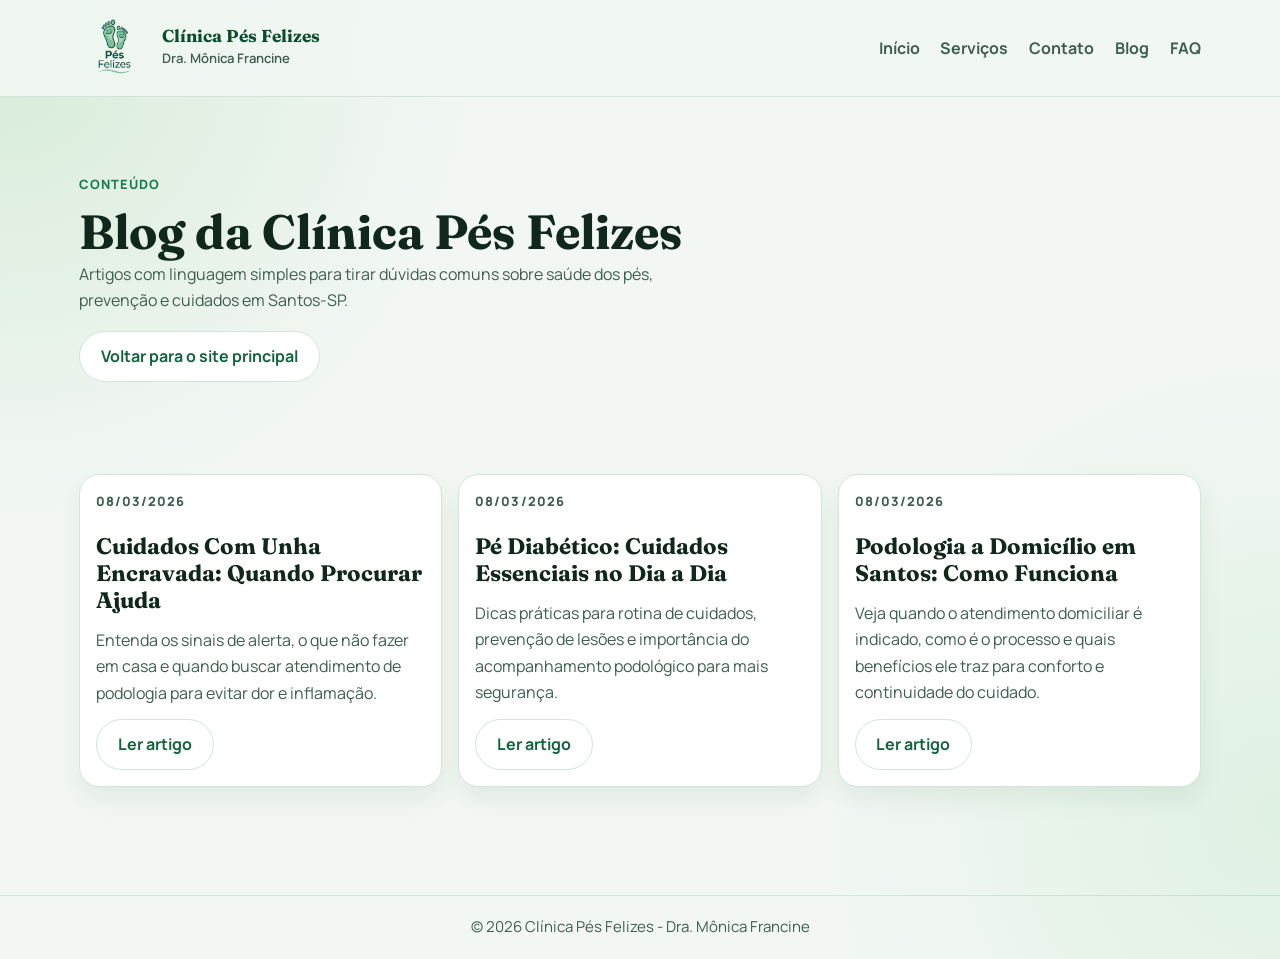
<file: blog/index.html>
<!DOCTYPE html>
<html lang="pt-BR">
<head>
  <meta charset="UTF-8" />
  <meta name="viewport" content="width=device-width, initial-scale=1.0" />
  <meta name="description" content="Conteúdos e dúvidas frequentes sobre podologia em Santos-SP pela Clínica Pés Felizes." />
  <meta name="robots" content="index,follow" />
  <link rel="canonical" href="https://www.pesfelizes.com.br/blog/" />
  <title>Blog | Clínica Pés Felizes</title>
  <link rel="preconnect" href="https://fonts.googleapis.com" />
  <link rel="preconnect" href="https://fonts.gstatic.com" crossorigin />
  <link href="https://fonts.googleapis.com/css2?family=Manrope:wght@400;500;600;700;800&family=Fraunces:opsz,wght@9..144,600;9..144,700&display=swap" rel="stylesheet" />
  <link rel="stylesheet" href="../css/style.css" />
</head>
<body>
  <header class="site-header">
    <div class="container nav-wrap">
      <a class="brand" href="../index.html" aria-label="Página inicial Pés Felizes">
        <img src="../images/logo2-transparent.png" alt="Logo Pés Felizes" class="logo" />
        <div>
          <strong class="brand-text">Clínica Pés Felizes</strong>
          <span class="brand-sub">Dra. Mônica Francine</span>
        </div>
      </a>

      <nav class="main-nav" aria-label="Navegação principal">
        <ul class="nav-list">
          <li><a href="../index.html">Início</a></li>
          <li><a href="../index.html#servicos">Serviços</a></li>
          <li><a href="../index.html#contato">Contato</a></li>
          <li><a href="../blog/index.html" aria-current="page">Blog</a></li>
          <li><a href="../faq.html">FAQ</a></li>
        </ul>
      </nav>
    </div>
  </header>

  <main>
    <section class="section page-hero">
      <div class="container">
        <p class="section-kicker">Conteúdo</p>
        <h1>Blog da Clínica Pés Felizes</h1>
        <p class="section-intro">
          Artigos com linguagem simples para tirar dúvidas comuns sobre saúde dos pés, prevenção e cuidados em Santos-SP.
        </p>
        <div class="faq-cta">
          <a class="btn btn-ghost" href="../index.html">Voltar para o site principal</a>
        </div>
      </div>
    </section>

    <section class="section faq-section">
      <div class="container">
        <div class="blog-list">
          <article class="blog-card">
            <p class="section-kicker">08/03/2026</p>
            <h2>Cuidados Com Unha Encravada: Quando Procurar Ajuda</h2>
            <p>
              Entenda os sinais de alerta, o que não fazer em casa e quando buscar atendimento de podologia para evitar dor e inflamação.
            </p>
            <a class="btn btn-ghost" href="posts/2026-03-08-cuidados-com-unha-encravada.html">Ler artigo</a>
          </article>

          <article class="blog-card">
            <p class="section-kicker">08/03/2026</p>
            <h2>Pé Diabético: Cuidados Essenciais no Dia a Dia</h2>
            <p>
              Dicas práticas para rotina de cuidados, prevenção de lesões e importância do acompanhamento podológico para mais segurança.
            </p>
            <a class="btn btn-ghost" href="posts/2026-03-08-pe-diabetico-cuidados-essenciais.html">Ler artigo</a>
          </article>

          <article class="blog-card">
            <p class="section-kicker">08/03/2026</p>
            <h2>Podologia a Domicílio em Santos: Como Funciona</h2>
            <p>
              Veja quando o atendimento domiciliar é indicado, como é o processo e quais benefícios ele traz para conforto e continuidade do cuidado.
            </p>
            <a class="btn btn-ghost" href="posts/2026-03-08-podologia-domiciliar-santos.html">Ler artigo</a>
          </article>
        </div>
      </div>
    </section>
  </main>

  <footer class="site-footer">
    <div class="container footer-wrap">
      <p>© <span id="year">2026</span> Clínica Pés Felizes - Dra. Mônica Francine</p>
    </div>
  </footer>

  <script>
    document.getElementById('year').textContent = new Date().getFullYear();
  </script>
</body>
</html>
</file>
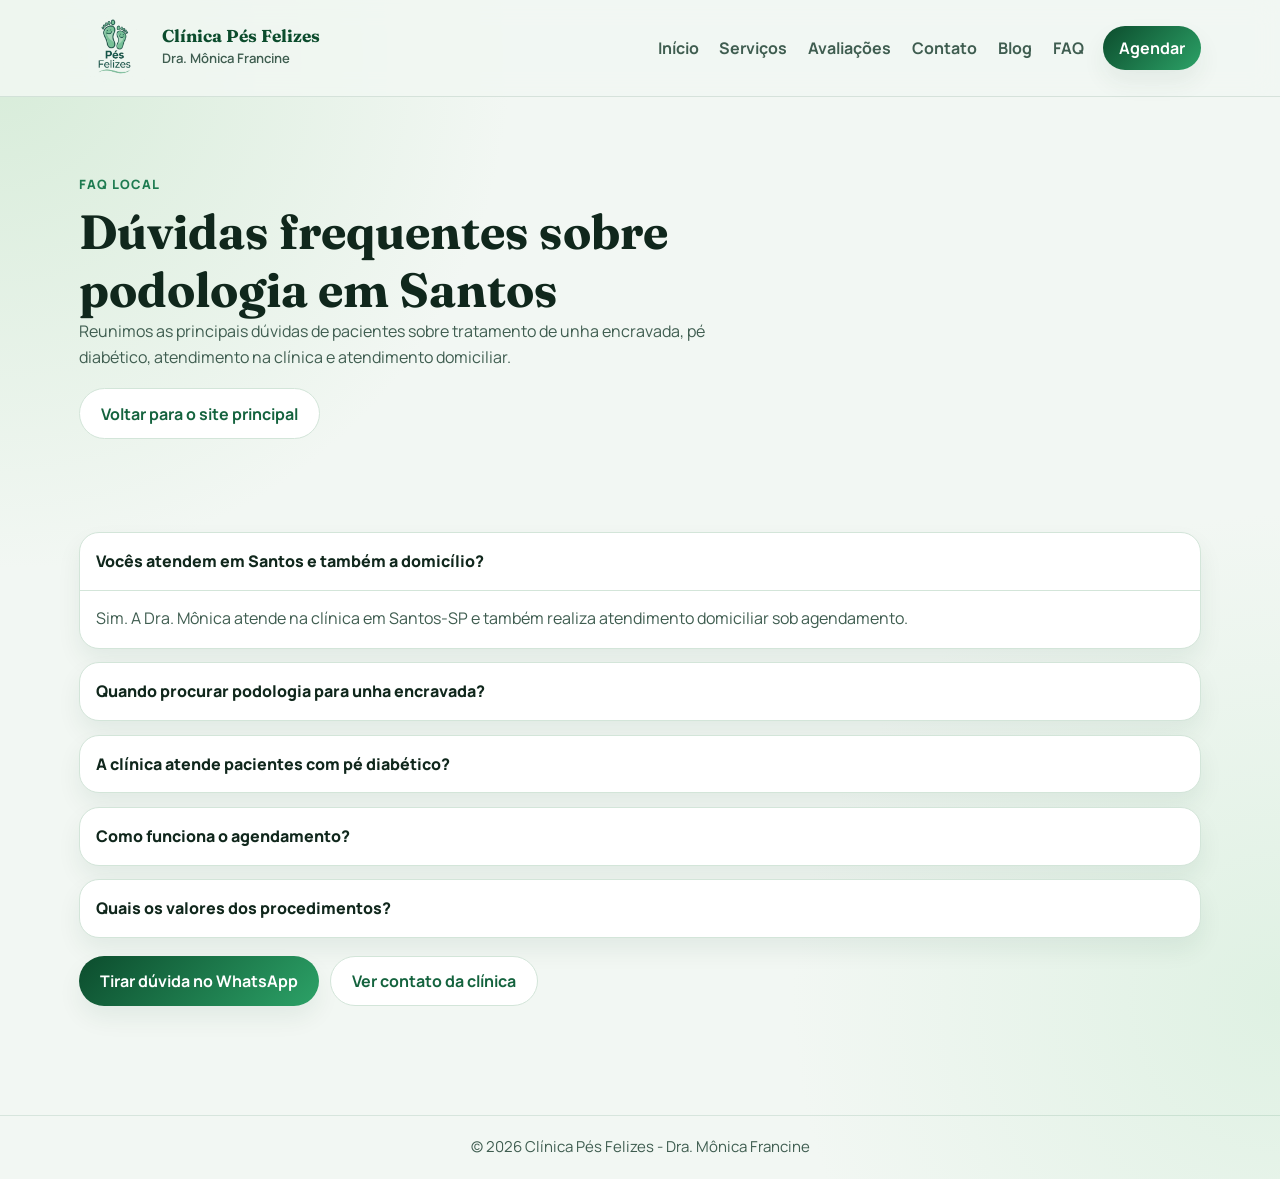
<file: faq.html>
<!DOCTYPE html>
<html lang="pt-BR">
<head>
  <meta charset="UTF-8" />
  <meta name="viewport" content="width=device-width, initial-scale=1.0" />
  <meta name="description" content="FAQ da Clínica Pés Felizes: dúvidas comuns sobre podologia em Santos, pé diabético, unha encravada, atendimento domiciliar e agendamento." />
  <meta name="robots" content="index,follow" />
  <link rel="canonical" href="https://www.pesfelizes.com.br/faq.html" />
  <title>FAQ | Clínica Pés Felizes</title>
  <link rel="preconnect" href="https://fonts.googleapis.com" />
  <link rel="preconnect" href="https://fonts.gstatic.com" crossorigin />
  <link href="https://fonts.googleapis.com/css2?family=Manrope:wght@400;500;600;700;800&family=Fraunces:opsz,wght@9..144,600;9..144,700&display=swap" rel="stylesheet" />
  <link rel="stylesheet" href="css/style.css" />
  <script type="application/ld+json">
    {
      "@context": "https://schema.org",
      "@type": "FAQPage",
      "mainEntity": [
        {
          "@type": "Question",
          "name": "Vocês atendem em Santos e também a domicílio?",
          "acceptedAnswer": {
            "@type": "Answer",
            "text": "Sim. A Dra. Mônica atende na clínica em Santos-SP e também realiza atendimento domiciliar sob agendamento."
          }
        },
        {
          "@type": "Question",
          "name": "Quando procurar podologia para unha encravada?",
          "acceptedAnswer": {
            "@type": "Answer",
            "text": "Ao sentir dor, vermelhidão, inflamação ou desconforto na unha. O ideal é buscar avaliação precoce para evitar agravamento."
          }
        },
        {
          "@type": "Question",
          "name": "A clínica atende pacientes com pé diabético?",
          "acceptedAnswer": {
            "@type": "Answer",
            "text": "Sim. A profissional é especializada em pé diabético e realiza acompanhamento preventivo e clínico conforme cada caso."
          }
        },
        {
          "@type": "Question",
          "name": "Como funciona o agendamento?",
          "acceptedAnswer": {
            "@type": "Answer",
            "text": "O agendamento é feito pelo WhatsApp. Após o contato, a clínica orienta horários, local do atendimento e protocolo indicado para avaliação inicial."
          }
        },
        {
          "@type": "Question",
          "name": "Quais os valores dos procedimentos?",
          "acceptedAnswer": {
            "@type": "Answer",
            "text": "Os valores são informados sob consulta, de acordo com a necessidade clínica e o protocolo mais adequado para cada paciente."
          }
        }
      ]
    }
  </script>
</head>
<body>
  <header class="site-header">
    <div class="container nav-wrap">
      <a class="brand" href="index.html" aria-label="Página inicial Pés Felizes">
        <img src="images/logo2-transparent.png" alt="Logo Pés Felizes" class="logo" />
        <div>
          <strong class="brand-text">Clínica Pés Felizes</strong>
          <span class="brand-sub">Dra. Mônica Francine</span>
        </div>
      </a>

      <button class="menu-toggle" type="button" aria-label="Abrir menu" aria-expanded="false" aria-controls="main-nav">
        <span></span><span></span><span></span>
      </button>

      <nav id="main-nav" class="main-nav" aria-label="Navegação principal">
        <ul class="nav-list">
          <li><a href="index.html">Início</a></li>
          <li><a href="index.html#servicos">Serviços</a></li>
          <li><a href="index.html#avaliacoes">Avaliações</a></li>
          <li><a href="index.html#contato">Contato</a></li>
          <li><a href="blog/index.html">Blog</a></li>
          <li><a href="faq.html" aria-current="page">FAQ</a></li>
        </ul>
        <a class="btn btn-primary btn-sm" href="https://wa.me/5513996887624?text=Ol%C3%A1%21%20Quero%20saber%20mais%20sobre%20os%20procedimentos%20da%20Cl%C3%ADnica%20P%C3%A9s%20Felizes%20e%20agendar%20uma%20avalia%C3%A7%C3%A3o." target="_blank" rel="noopener noreferrer" data-whatsapp-context="faq_header_agendar">Agendar</a>
      </nav>
    </div>
  </header>

  <main>
    <section class="section page-hero">
      <div class="container">
        <p class="section-kicker">FAQ Local</p>
        <h1>Dúvidas frequentes sobre podologia em Santos</h1>
        <p class="section-intro">
          Reunimos as principais dúvidas de pacientes sobre tratamento de unha encravada, pé diabético, atendimento na clínica e atendimento domiciliar.
        </p>
        <div class="faq-cta">
          <a class="btn btn-ghost" href="index.html">Voltar para o site principal</a>
        </div>
      </div>
    </section>

    <section class="section faq-section">
      <div class="container">
        <div class="faq-grid">
          <details class="faq-item" open>
            <summary>Vocês atendem em Santos e também a domicílio?</summary>
            <p>Sim. A Dra. Mônica atende na clínica em Santos-SP e também realiza atendimento domiciliar sob agendamento.</p>
          </details>

          <details class="faq-item">
            <summary>Quando procurar podologia para unha encravada?</summary>
            <p>Ao sentir dor, vermelhidão, inflamação ou desconforto na unha. O ideal é buscar avaliação precoce para evitar agravamento.</p>
          </details>

          <details class="faq-item">
            <summary>A clínica atende pacientes com pé diabético?</summary>
            <p>Sim. A profissional é especializada em pé diabético e realiza acompanhamento preventivo e clínico conforme cada caso.</p>
          </details>

          <details class="faq-item">
            <summary>Como funciona o agendamento?</summary>
            <p>O agendamento é feito pelo WhatsApp. Após o contato, a clínica orienta horários, local do atendimento e protocolo indicado para avaliação inicial.</p>
          </details>

          <details class="faq-item">
            <summary>Quais os valores dos procedimentos?</summary>
            <p>Os valores são informados sob consulta, de acordo com a necessidade clínica e o protocolo mais adequado para cada paciente.</p>
          </details>
        </div>

        <div class="faq-cta">
          <a class="btn btn-primary" href="https://wa.me/5513996887624?text=Ol%C3%A1%21%20Vi%20a%20p%C3%A1gina%20de%20FAQ%20e%20quero%20tirar%20uma%20d%C3%BAvida%20sobre%20atendimento%20de%20podologia." target="_blank" rel="noopener noreferrer" data-whatsapp-context="faq_cta">Tirar dúvida no WhatsApp</a>
          <a class="btn btn-ghost" href="index.html#contato">Ver contato da clínica</a>
        </div>
      </div>
    </section>
  </main>

  <footer class="site-footer">
    <div class="container footer-wrap">
      <p>© <span id="year">2026</span> Clínica Pés Felizes - Dra. Mônica Francine</p>
    </div>
  </footer>

  <script>
    const menuToggle = document.querySelector('.menu-toggle');
    const mainNav = document.getElementById('main-nav');

    if (menuToggle && mainNav) {
      menuToggle.addEventListener('click', () => {
        const isOpen = mainNav.classList.toggle('open');
        menuToggle.setAttribute('aria-expanded', String(isOpen));
      });
    }

    const trackWhatsAppClick = (context) => {
      if (typeof window.gtag === 'function') {
        window.gtag('event', 'whatsapp_click', {
          event_category: 'engagement',
          event_label: context,
          page_path: window.location.pathname
        });
      }

      window.dataLayer = window.dataLayer || [];
      window.dataLayer.push({
        event: 'whatsapp_click',
        whatsapp_context: context,
        page_path: window.location.pathname
      });
    };

    document.querySelectorAll('a[href*="wa.me/"]').forEach((link, index) => {
      link.addEventListener('click', () => {
        const context = link.dataset.whatsappContext || `faq_whatsapp_link_${index + 1}`;
        trackWhatsAppClick(context);
      });
    });

    document.getElementById('year').textContent = new Date().getFullYear();
  </script>
</body>
</html>
</file>
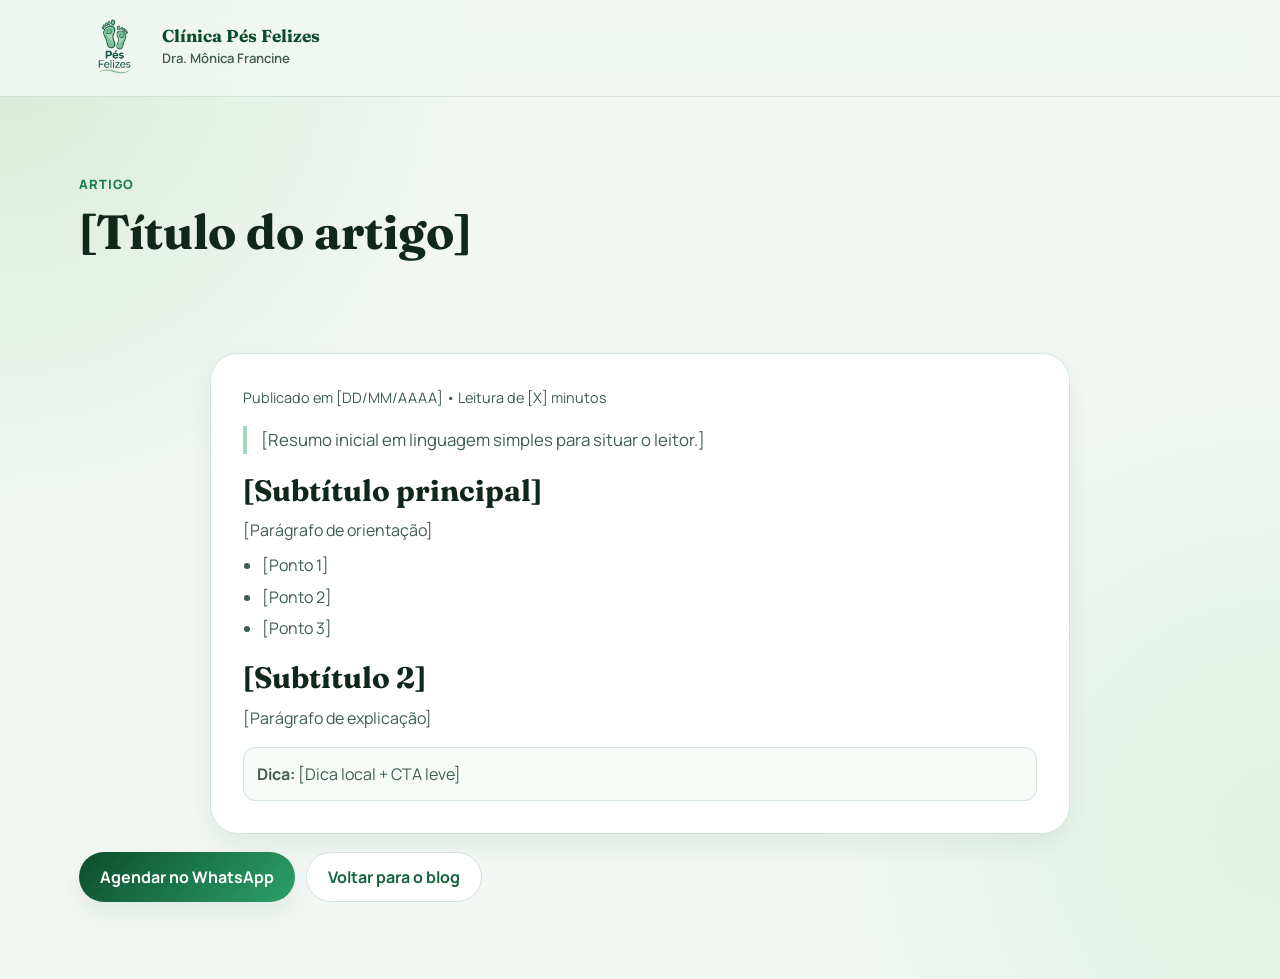
<file: blog/_templates/article-template.html>
<!DOCTYPE html>
<html lang="pt-BR">
<head>
  <meta charset="UTF-8" />
  <meta name="viewport" content="width=device-width, initial-scale=1.0" />
  <meta name="description" content="[Resumo curto do artigo + cidade/serviço]" />
  <meta name="robots" content="index,follow" />
  <link rel="canonical" href="https://www.pesfelizes.com.br/blog/posts/[slug].html" />
  <title>[Título do artigo] | Clínica Pés Felizes</title>
  <link rel="preconnect" href="https://fonts.googleapis.com" />
  <link rel="preconnect" href="https://fonts.gstatic.com" crossorigin />
  <link href="https://fonts.googleapis.com/css2?family=Manrope:wght@400;500;600;700;800&family=Fraunces:opsz,wght@9..144,600;9..144,700&display=swap" rel="stylesheet" />
  <link rel="stylesheet" href="../../css/style.css" />
</head>
<body>
  <header class="site-header">
    <div class="container nav-wrap">
      <a class="brand" href="../../index.html" aria-label="Página inicial Pés Felizes">
        <img src="../../images/logo2-transparent.png" alt="Logo Pés Felizes" class="logo" />
        <div>
          <strong class="brand-text">Clínica Pés Felizes</strong>
          <span class="brand-sub">Dra. Mônica Francine</span>
        </div>
      </a>
    </div>
  </header>

  <main>
    <section class="section page-hero">
      <div class="container">
        <p class="section-kicker">Artigo</p>
        <h1>[Título do artigo]</h1>
      </div>
    </section>

    <section class="section faq-section">
      <div class="container">
        <article class="article-shell">
          <p class="article-meta">Publicado em [DD/MM/AAAA] • Leitura de [X] minutos</p>
          <p class="article-lead">[Resumo inicial em linguagem simples para situar o leitor.]</p>

          <div class="article-content">
            <h2>[Subtítulo principal]</h2>
            <p>[Parágrafo de orientação]</p>
            <ul>
              <li>[Ponto 1]</li>
              <li>[Ponto 2]</li>
              <li>[Ponto 3]</li>
            </ul>

            <h2>[Subtítulo 2]</h2>
            <p>[Parágrafo de explicação]</p>

            <div class="article-note">
              <strong>Dica:</strong> [Dica local + CTA leve]
            </div>
          </div>
        </article>

        <div class="faq-cta">
          <a class="btn btn-primary" href="https://wa.me/5513996887624?text=Ol%C3%A1%21%20Li%20um%20artigo%20no%20site%20e%20quero%20agendar%20uma%20avalia%C3%A7%C3%A3o." target="_blank" rel="noopener noreferrer">Agendar no WhatsApp</a>
          <a class="btn btn-ghost" href="../index.html">Voltar para o blog</a>
        </div>
      </div>
    </section>
  </main>
</body>
</html>
</file>
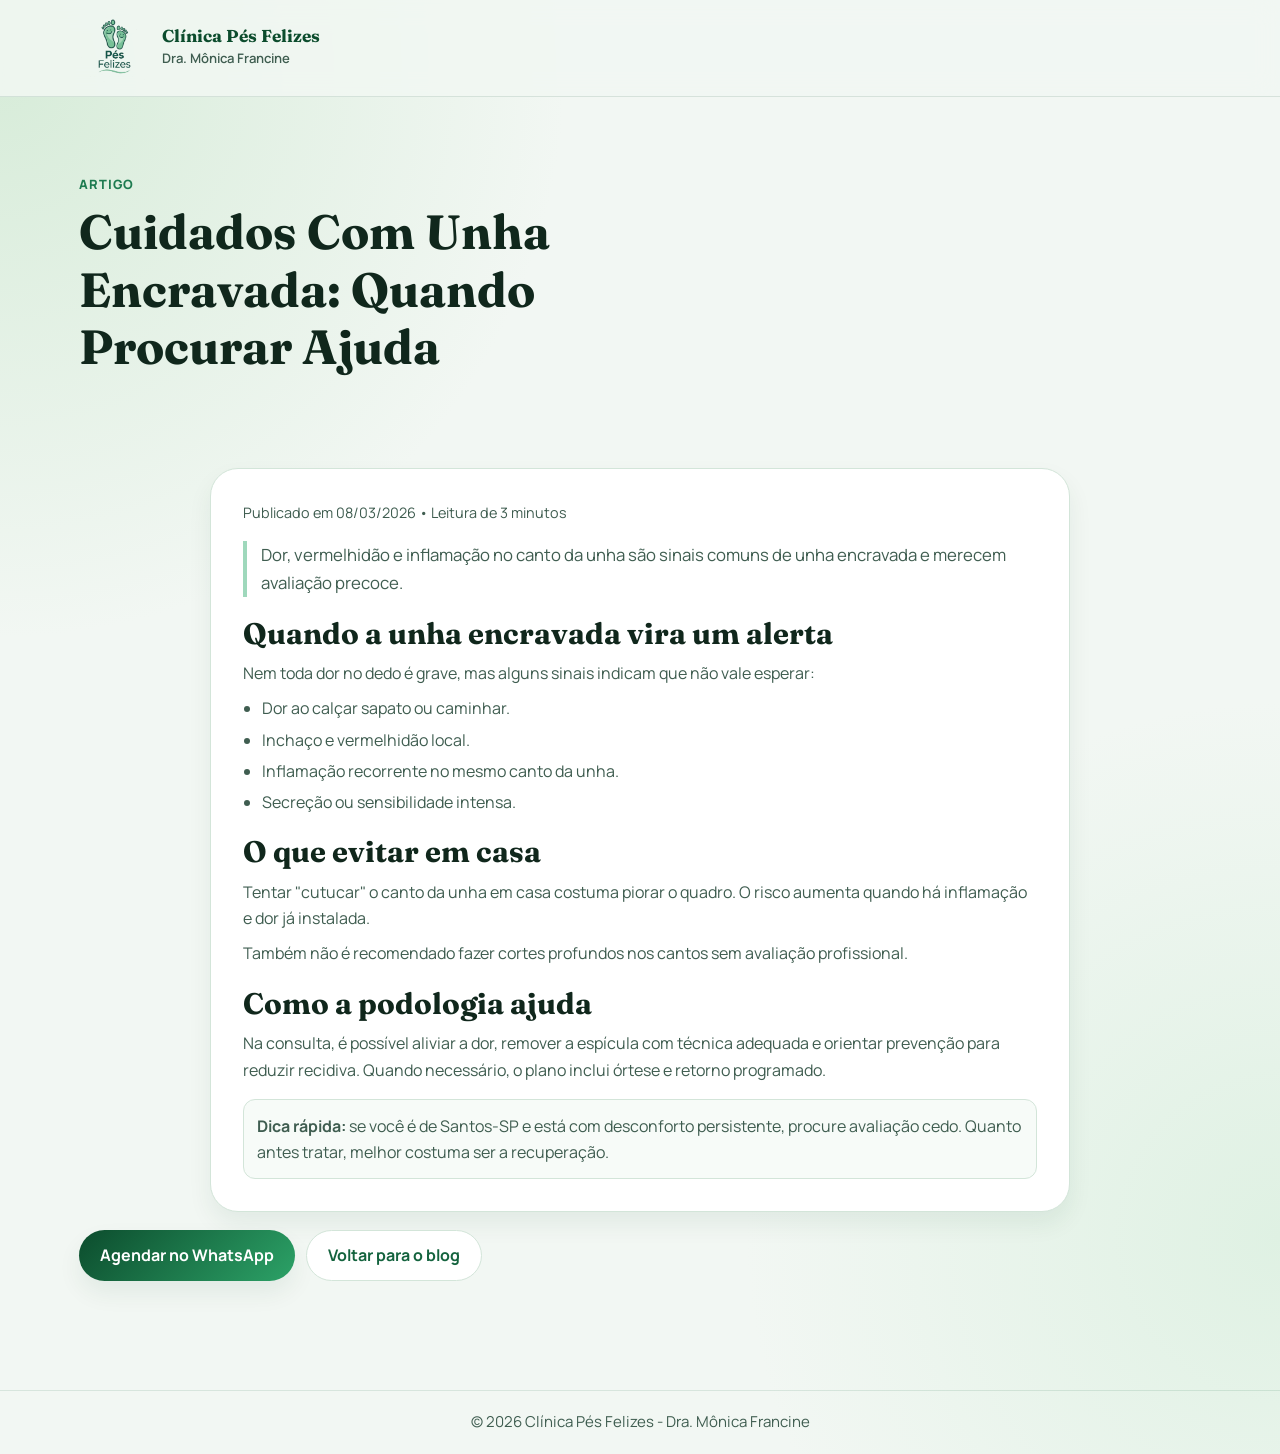
<file: blog/posts/2026-03-08-cuidados-com-unha-encravada.html>
<!DOCTYPE html>
<html lang="pt-BR">
<head>
  <meta charset="UTF-8" />
  <meta name="viewport" content="width=device-width, initial-scale=1.0" />
  <meta name="description" content="Saiba quando procurar podóloga para unha encravada em Santos-SP e quais cuidados iniciais ajudam a evitar piora." />
  <meta name="robots" content="index,follow" />
  <link rel="canonical" href="https://www.pesfelizes.com.br/blog/posts/2026-03-08-cuidados-com-unha-encravada.html" />
  <title>Cuidados Com Unha Encravada: Quando Procurar Ajuda | Clínica Pés Felizes</title>
  <link rel="preconnect" href="https://fonts.googleapis.com" />
  <link rel="preconnect" href="https://fonts.gstatic.com" crossorigin />
  <link href="https://fonts.googleapis.com/css2?family=Manrope:wght@400;500;600;700;800&family=Fraunces:opsz,wght@9..144,600;9..144,700&display=swap" rel="stylesheet" />
  <link rel="stylesheet" href="../../css/style.css" />
</head>
<body>
  <header class="site-header">
    <div class="container nav-wrap">
      <a class="brand" href="../../index.html" aria-label="Página inicial Pés Felizes">
        <img src="../../images/logo2-transparent.png" alt="Logo Pés Felizes" class="logo" />
        <div>
          <strong class="brand-text">Clínica Pés Felizes</strong>
          <span class="brand-sub">Dra. Mônica Francine</span>
        </div>
      </a>
    </div>
  </header>

  <main>
    <section class="section page-hero">
      <div class="container">
        <p class="section-kicker">Artigo</p>
        <h1>Cuidados Com Unha Encravada: Quando Procurar Ajuda</h1>
      </div>
    </section>

    <section class="section faq-section">
      <div class="container">
        <article class="article-shell">
          <p class="article-meta">Publicado em 08/03/2026 • Leitura de 3 minutos</p>
          <p class="article-lead">Dor, vermelhidão e inflamação no canto da unha são sinais comuns de unha encravada e merecem avaliação precoce.</p>

          <div class="article-content">
            <h2>Quando a unha encravada vira um alerta</h2>
            <p>Nem toda dor no dedo é grave, mas alguns sinais indicam que não vale esperar:</p>
            <ul>
              <li>Dor ao calçar sapato ou caminhar.</li>
              <li>Inchaço e vermelhidão local.</li>
              <li>Inflamação recorrente no mesmo canto da unha.</li>
              <li>Secreção ou sensibilidade intensa.</li>
            </ul>

            <h2>O que evitar em casa</h2>
            <p>Tentar "cutucar" o canto da unha em casa costuma piorar o quadro. O risco aumenta quando há inflamação e dor já instalada.</p>
            <p>Também não é recomendado fazer cortes profundos nos cantos sem avaliação profissional.</p>

            <h2>Como a podologia ajuda</h2>
            <p>Na consulta, é possível aliviar a dor, remover a espícula com técnica adequada e orientar prevenção para reduzir recidiva. Quando necessário, o plano inclui órtese e retorno programado.</p>

            <div class="article-note">
              <strong>Dica rápida:</strong> se você é de Santos-SP e está com desconforto persistente, procure avaliação cedo. Quanto antes tratar, melhor costuma ser a recuperação.
            </div>
          </div>
        </article>

        <div class="faq-cta">
          <a class="btn btn-primary" href="https://wa.me/5513996887624?text=Ol%C3%A1%21%20Estou%20com%20unha%20encravada%20e%20quero%20agendar%20uma%20avalia%C3%A7%C3%A3o." target="_blank" rel="noopener noreferrer">Agendar no WhatsApp</a>
          <a class="btn btn-ghost" href="../index.html">Voltar para o blog</a>
        </div>
      </div>
    </section>
  </main>

  <footer class="site-footer">
    <div class="container footer-wrap">
      <p>© <span id="year">2026</span> Clínica Pés Felizes - Dra. Mônica Francine</p>
    </div>
  </footer>

  <script>
    document.getElementById('year').textContent = new Date().getFullYear();
  </script>
</body>
</html>
</file>
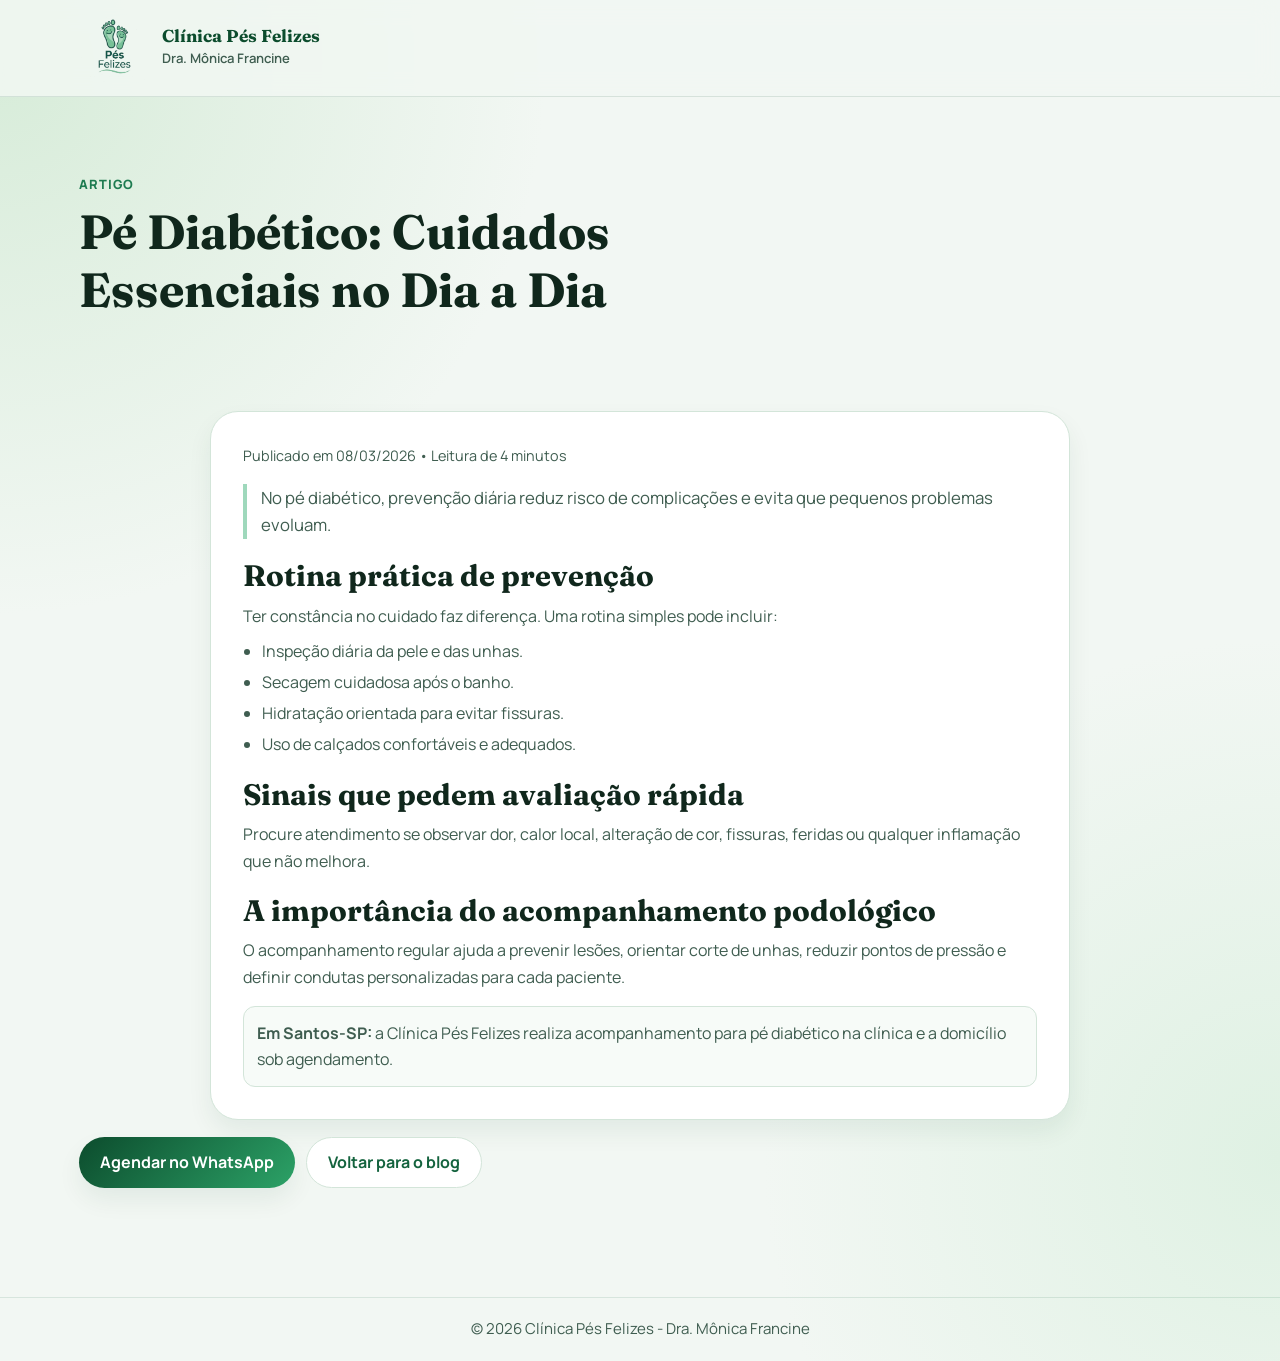
<file: blog/posts/2026-03-08-pe-diabetico-cuidados-essenciais.html>
<!DOCTYPE html>
<html lang="pt-BR">
<head>
  <meta charset="UTF-8" />
  <meta name="viewport" content="width=device-width, initial-scale=1.0" />
  <meta name="description" content="Pé diabético: cuidados essenciais no dia a dia e quando procurar podologia em Santos-SP para prevenção e acompanhamento." />
  <meta name="robots" content="index,follow" />
  <link rel="canonical" href="https://www.pesfelizes.com.br/blog/posts/2026-03-08-pe-diabetico-cuidados-essenciais.html" />
  <title>Pé Diabético: Cuidados Essenciais no Dia a Dia | Clínica Pés Felizes</title>
  <link rel="preconnect" href="https://fonts.googleapis.com" />
  <link rel="preconnect" href="https://fonts.gstatic.com" crossorigin />
  <link href="https://fonts.googleapis.com/css2?family=Manrope:wght@400;500;600;700;800&family=Fraunces:opsz,wght@9..144,600;9..144,700&display=swap" rel="stylesheet" />
  <link rel="stylesheet" href="../../css/style.css" />
</head>
<body>
  <header class="site-header">
    <div class="container nav-wrap">
      <a class="brand" href="../../index.html" aria-label="Página inicial Pés Felizes">
        <img src="../../images/logo2-transparent.png" alt="Logo Pés Felizes" class="logo" />
        <div>
          <strong class="brand-text">Clínica Pés Felizes</strong>
          <span class="brand-sub">Dra. Mônica Francine</span>
        </div>
      </a>
    </div>
  </header>

  <main>
    <section class="section page-hero">
      <div class="container">
        <p class="section-kicker">Artigo</p>
        <h1>Pé Diabético: Cuidados Essenciais no Dia a Dia</h1>
      </div>
    </section>

    <section class="section faq-section">
      <div class="container">
        <article class="article-shell">
          <p class="article-meta">Publicado em 08/03/2026 • Leitura de 4 minutos</p>
          <p class="article-lead">No pé diabético, prevenção diária reduz risco de complicações e evita que pequenos problemas evoluam.</p>

          <div class="article-content">
            <h2>Rotina prática de prevenção</h2>
            <p>Ter constância no cuidado faz diferença. Uma rotina simples pode incluir:</p>
            <ul>
              <li>Inspeção diária da pele e das unhas.</li>
              <li>Secagem cuidadosa após o banho.</li>
              <li>Hidratação orientada para evitar fissuras.</li>
              <li>Uso de calçados confortáveis e adequados.</li>
            </ul>

            <h2>Sinais que pedem avaliação rápida</h2>
            <p>Procure atendimento se observar dor, calor local, alteração de cor, fissuras, feridas ou qualquer inflamação que não melhora.</p>

            <h2>A importância do acompanhamento podológico</h2>
            <p>O acompanhamento regular ajuda a prevenir lesões, orientar corte de unhas, reduzir pontos de pressão e definir condutas personalizadas para cada paciente.</p>

            <div class="article-note">
              <strong>Em Santos-SP:</strong> a Clínica Pés Felizes realiza acompanhamento para pé diabético na clínica e a domicílio sob agendamento.
            </div>
          </div>
        </article>

        <div class="faq-cta">
          <a class="btn btn-primary" href="https://wa.me/5513996887624?text=Ol%C3%A1%21%20Quero%20agendar%20uma%20avalia%C3%A7%C3%A3o%20para%20cuidados%20com%20p%C3%A9%20diab%C3%A9tico." target="_blank" rel="noopener noreferrer">Agendar no WhatsApp</a>
          <a class="btn btn-ghost" href="../index.html">Voltar para o blog</a>
        </div>
      </div>
    </section>
  </main>

  <footer class="site-footer">
    <div class="container footer-wrap">
      <p>© <span id="year">2026</span> Clínica Pés Felizes - Dra. Mônica Francine</p>
    </div>
  </footer>

  <script>
    document.getElementById('year').textContent = new Date().getFullYear();
  </script>
</body>
</html>
</file>
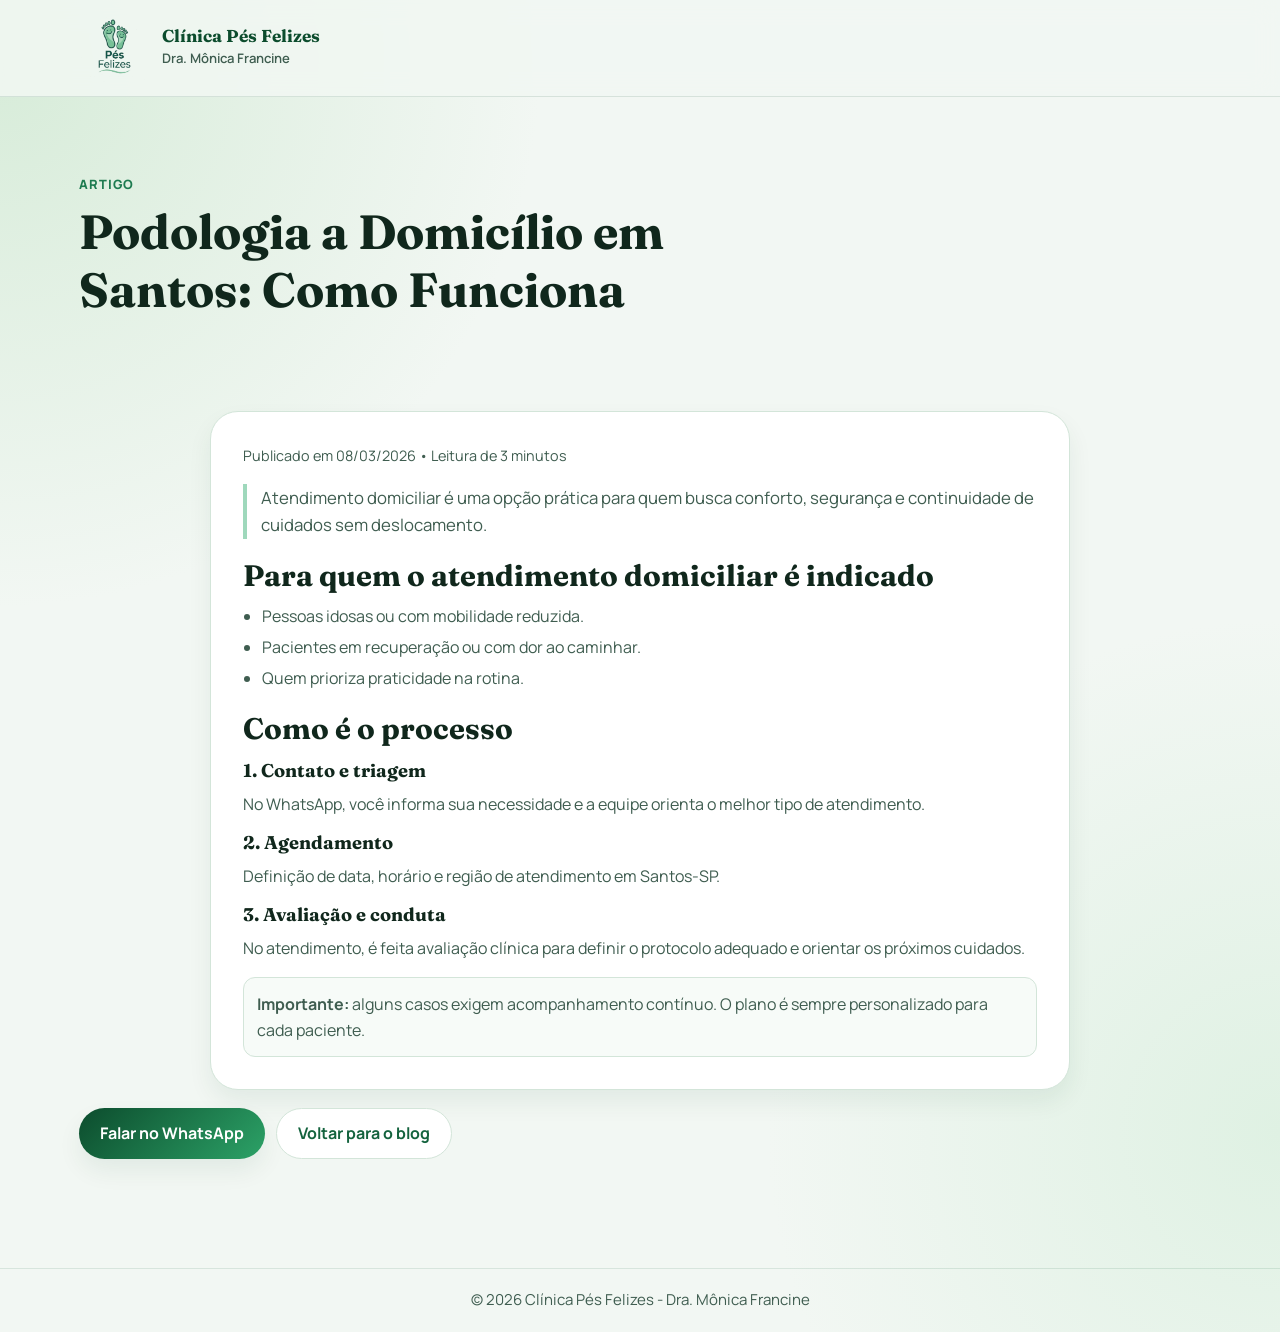
<file: blog/posts/2026-03-08-podologia-domiciliar-santos.html>
<!DOCTYPE html>
<html lang="pt-BR">
<head>
  <meta charset="UTF-8" />
  <meta name="viewport" content="width=device-width, initial-scale=1.0" />
  <meta name="description" content="Podologia domiciliar em Santos-SP: saiba quando vale a pena, como funciona o atendimento e como agendar com segurança." />
  <meta name="robots" content="index,follow" />
  <link rel="canonical" href="https://www.pesfelizes.com.br/blog/posts/2026-03-08-podologia-domiciliar-santos.html" />
  <title>Podologia a Domicílio em Santos: Como Funciona | Clínica Pés Felizes</title>
  <link rel="preconnect" href="https://fonts.googleapis.com" />
  <link rel="preconnect" href="https://fonts.gstatic.com" crossorigin />
  <link href="https://fonts.googleapis.com/css2?family=Manrope:wght@400;500;600;700;800&family=Fraunces:opsz,wght@9..144,600;9..144,700&display=swap" rel="stylesheet" />
  <link rel="stylesheet" href="../../css/style.css" />
</head>
<body>
  <header class="site-header">
    <div class="container nav-wrap">
      <a class="brand" href="../../index.html" aria-label="Página inicial Pés Felizes">
        <img src="../../images/logo2-transparent.png" alt="Logo Pés Felizes" class="logo" />
        <div>
          <strong class="brand-text">Clínica Pés Felizes</strong>
          <span class="brand-sub">Dra. Mônica Francine</span>
        </div>
      </a>
    </div>
  </header>

  <main>
    <section class="section page-hero">
      <div class="container">
        <p class="section-kicker">Artigo</p>
        <h1>Podologia a Domicílio em Santos: Como Funciona</h1>
      </div>
    </section>

    <section class="section faq-section">
      <div class="container">
        <article class="article-shell">
          <p class="article-meta">Publicado em 08/03/2026 • Leitura de 3 minutos</p>
          <p class="article-lead">Atendimento domiciliar é uma opção prática para quem busca conforto, segurança e continuidade de cuidados sem deslocamento.</p>

          <div class="article-content">
            <h2>Para quem o atendimento domiciliar é indicado</h2>
            <ul>
              <li>Pessoas idosas ou com mobilidade reduzida.</li>
              <li>Pacientes em recuperação ou com dor ao caminhar.</li>
              <li>Quem prioriza praticidade na rotina.</li>
            </ul>

            <h2>Como é o processo</h2>
            <h3>1. Contato e triagem</h3>
            <p>No WhatsApp, você informa sua necessidade e a equipe orienta o melhor tipo de atendimento.</p>
            <h3>2. Agendamento</h3>
            <p>Definição de data, horário e região de atendimento em Santos-SP.</p>
            <h3>3. Avaliação e conduta</h3>
            <p>No atendimento, é feita avaliação clínica para definir o protocolo adequado e orientar os próximos cuidados.</p>

            <div class="article-note">
              <strong>Importante:</strong> alguns casos exigem acompanhamento contínuo. O plano é sempre personalizado para cada paciente.
            </div>
          </div>
        </article>

        <div class="faq-cta">
          <a class="btn btn-primary" href="https://wa.me/5513996887624?text=Ol%C3%A1%21%20Quero%20saber%20como%20funciona%20o%20atendimento%20de%20podologia%20a%20domic%C3%ADlio%20em%20Santos." target="_blank" rel="noopener noreferrer">Falar no WhatsApp</a>
          <a class="btn btn-ghost" href="../index.html">Voltar para o blog</a>
        </div>
      </div>
    </section>
  </main>

  <footer class="site-footer">
    <div class="container footer-wrap">
      <p>© <span id="year">2026</span> Clínica Pés Felizes - Dra. Mônica Francine</p>
    </div>
  </footer>

  <script>
    document.getElementById('year').textContent = new Date().getFullYear();
  </script>
</body>
</html>
</file>
<file: css/style.css>
:root {
  --bg: #f2f7f3;
  --surface: #ffffff;
  --surface-soft: #f7fbf8;
  --text: #10271c;
  --text-soft: #3f5d50;
  --brand-800: #0c4c2d;
  --brand-700: #14633e;
  --brand-600: #1d7b50;
  --brand-500: #2ca267;
  --brand-300: #9fd8bc;
  --line: #d3e5d9;
  --radius-sm: 12px;
  --radius-md: 20px;
  --radius-lg: 28px;
  --shadow-sm: 0 12px 24px rgba(12, 76, 45, 0.07);
  --shadow-md: 0 24px 48px rgba(12, 76, 45, 0.12);
}

* {
  box-sizing: border-box;
  margin: 0;
  padding: 0;
}

html {
  scroll-behavior: smooth;
}

body {
  background: radial-gradient(circle at 0% 5%, #d7ecd9 0%, transparent 30%),
              radial-gradient(circle at 100% 85%, #dff1e3 0%, transparent 30%),
              var(--bg);
  color: var(--text);
  font-family: "Manrope", sans-serif;
  line-height: 1.65;
  min-height: 100vh;
}

img {
  display: block;
  max-width: 100%;
}

a {
  color: inherit;
}

.container {
  margin: 0 auto;
  max-width: 1160px;
  padding: 0 1.2rem;
  width: 100%;
}

.bg-shape {
  border-radius: 50%;
  filter: blur(45px);
  pointer-events: none;
  position: fixed;
  z-index: -1;
}

.bg-shape-a {
  background: rgba(44, 162, 103, 0.17);
  height: 18rem;
  left: -6rem;
  top: 8rem;
  width: 18rem;
}

.bg-shape-b {
  background: rgba(20, 99, 62, 0.14);
  height: 16rem;
  right: -3rem;
  top: 32rem;
  width: 16rem;
}

.site-header {
  backdrop-filter: blur(14px);
  background: rgba(242, 247, 243, 0.86);
  border-bottom: 1px solid rgba(12, 76, 45, 0.12);
  position: sticky;
  top: 0;
  z-index: 30;
}

.nav-wrap {
  align-items: center;
  display: flex;
  justify-content: space-between;
  min-height: 96px;
  position: relative;
}

.brand {
  align-items: center;
  display: inline-flex;
  gap: 0.8rem;
  text-decoration: none;
}

.logo {
  height: 88px;
  max-width: 70px;
  object-fit: contain;
  width: auto;
}

.brand-text {
  color: var(--brand-800);
  display: block;
  font-family: "Fraunces", serif;
  font-size: 1.08rem;
  line-height: 1.15;
}

.brand-sub {
  color: var(--text-soft);
  display: block;
  font-size: 0.82rem;
  font-weight: 600;
  margin-top: 0.1rem;
}

.main-nav {
  align-items: center;
  display: flex;
  gap: 1.2rem;
}

.nav-list {
  display: flex;
  gap: 1rem 1.3rem;
  list-style: none;
}

.nav-list a {
  color: var(--text-soft);
  font-weight: 700;
  text-decoration: none;
  transition: color 0.2s ease;
}

.nav-list a:hover,
.nav-list a:focus-visible {
  color: var(--brand-700);
}

.menu-toggle {
  background: var(--surface);
  border: 1px solid var(--line);
  border-radius: 10px;
  display: none;
  height: 44px;
  padding: 0.6rem;
  width: 44px;
}

.menu-toggle span {
  background: var(--brand-700);
  border-radius: 99px;
  display: block;
  height: 2px;
  margin: 4px 0;
  width: 100%;
}

.section,
.hero {
  scroll-margin-top: 104px;
}

.hero {
  padding: clamp(3rem, 5vw, 5.2rem) 0 2.4rem;
}

.hero-grid {
  align-items: stretch;
  display: grid;
  gap: 1.8rem;
  grid-template-columns: 1.1fr 0.9fr;
}

.eyebrow {
  color: var(--brand-600);
  font-size: 0.82rem;
  font-weight: 800;
  letter-spacing: 0.08em;
  margin-bottom: 0.75rem;
  text-transform: uppercase;
}

h1,
h2,
h3 {
  font-family: "Fraunces", serif;
  line-height: 1.2;
}

h1 {
  font-size: clamp(2.1rem, 5vw, 3.45rem);
  max-width: 17ch;
}

.hero-text,
.section-intro,
.split-card p,
.contact-card p {
  color: var(--text-soft);
}

.hero-text {
  margin-top: 1rem;
  max-width: 54ch;
}

.hero-actions {
  display: flex;
  flex-wrap: wrap;
  gap: 0.8rem;
  margin-top: 1.4rem;
}

.btn {
  align-items: center;
  border-radius: 999px;
  display: inline-flex;
  font-weight: 700;
  justify-content: center;
  min-height: 44px;
  padding: 0.7rem 1.3rem;
  text-decoration: none;
  transition: transform 0.2s ease, box-shadow 0.2s ease, background-color 0.2s ease;
}

.btn:hover,
.btn:focus-visible {
  transform: translateY(-1px);
}

.btn-primary {
  background: linear-gradient(135deg, var(--brand-800), var(--brand-500));
  box-shadow: var(--shadow-sm);
  color: #fff;
}

.btn-primary:hover,
.btn-primary:focus-visible {
  box-shadow: var(--shadow-md);
}

.btn-ghost {
  background: var(--surface);
  border: 1px solid var(--line);
  color: var(--brand-700);
}

.btn-sm {
  min-height: 40px;
  padding: 0.55rem 1rem;
}

.trust-strip {
  display: grid;
  gap: 0.7rem;
  grid-template-columns: repeat(3, minmax(0, 1fr));
  margin-top: 1.4rem;
}

.trust-strip article {
  background: var(--surface);
  border: 1px solid var(--line);
  border-radius: var(--radius-sm);
  box-shadow: var(--shadow-sm);
  padding: 0.8rem;
}

.trust-strip strong {
  color: var(--brand-700);
  display: block;
  font-size: 0.95rem;
}

.trust-strip span {
  color: var(--text-soft);
  font-size: 0.82rem;
  font-weight: 600;
}

.hero-card {
  background: var(--surface);
  border: 1px solid rgba(20, 99, 62, 0.12);
  border-radius: var(--radius-lg);
  box-shadow: var(--shadow-md);
  display: flex;
  flex-direction: column;
  height: 100%;
  overflow: hidden;
}

.hero-card img {
  aspect-ratio: 4 / 3;
  flex: 1;
  min-height: 0;
  object-fit: cover;
  width: 100%;
}

.hero-card img.hero-photo {
  aspect-ratio: 4 / 3;
  object-position: 50% 61%;
}

.hero-card-caption {
  padding: 1rem;
}

.hero-card-caption strong {
  color: var(--brand-700);
  display: block;
  font-size: 1.02rem;
}

.hero-card-caption span {
  color: var(--text-soft);
  font-size: 0.9rem;
}

.section {
  padding: clamp(2.4rem, 6vw, 5rem) 0;
}

.section-kicker {
  color: var(--brand-600);
  font-size: 0.8rem;
  font-weight: 800;
  letter-spacing: 0.08em;
  margin-bottom: 0.5rem;
  text-transform: uppercase;
}

h2 {
  font-size: clamp(1.75rem, 4.1vw, 2.55rem);
  margin-bottom: 0.9rem;
}

.section-intro {
  max-width: 64ch;
}

.services-actions {
  margin-top: 0.9rem;
}

.services-toggle-all {
  min-width: 150px;
}

.split-card {
  background: linear-gradient(180deg, #ffffff 0%, #f4faf6 100%);
  border: 1px solid var(--line);
  border-radius: var(--radius-lg);
  box-shadow: var(--shadow-sm);
  display: grid;
  gap: 1.4rem;
  grid-template-columns: 1.2fr 1fr;
  padding: clamp(1.25rem, 2.8vw, 2rem);
}

.split-card p + p {
  margin-top: 0.65rem;
}

.about-image-wrap {
  border-radius: var(--radius-md);
  overflow: hidden;
}

.about-image-wrap img {
  height: 100%;
  object-fit: cover;
  width: 100%;
}

.service-groups {
  display: grid;
  gap: 0.9rem;
  margin-top: 1.25rem;
}

.service-group {
  background: var(--surface);
  border: 1px solid var(--line);
  border-radius: var(--radius-md);
  box-shadow: var(--shadow-sm);
  overflow: hidden;
}

.service-group summary {
  align-items: center;
  background: linear-gradient(180deg, #f7fbf8 0%, #edf7f0 100%);
  cursor: pointer;
  display: grid;
  gap: 0.8rem;
  grid-template-columns: minmax(0, 1fr) 120px auto;
  list-style: none;
  min-height: 64px;
  padding: 0.95rem 1rem 0.95rem 1.1rem;
  position: relative;
  transition: background-color 0.2s ease;
}

.service-group summary::-webkit-details-marker {
  display: none;
}

.service-group summary::after {
  align-items: center;
  background: var(--surface);
  border: 1px solid var(--line);
  border-radius: 999px;
  color: var(--brand-700);
  content: "+";
  display: inline-flex;
  font-size: 1.05rem;
  font-weight: 800;
  height: 30px;
  justify-content: center;
  margin-left: 0.8rem;
  min-width: 30px;
}

.service-group[open] summary::after {
  content: "-";
}

.service-group summary:hover {
  background: linear-gradient(180deg, #f2f9f4 0%, #e8f4ed 100%);
}

.service-group h3 {
  color: var(--brand-800);
  font-size: 1.12rem;
}

.service-group summary span {
  color: var(--text-soft);
  font-size: 0.82rem;
  font-weight: 700;
  justify-self: center;
  text-align: center;
  width: 120px;
}

.service-chips {
  border-top: 1px solid var(--line);
  display: flex;
  flex-wrap: wrap;
  gap: 0.55rem;
  list-style: none;
  padding: 1rem;
}

.service-chips li {
  background: var(--surface-soft);
  border: 1px solid var(--line);
  border-radius: 999px;
  font-size: 0.9rem;
  font-weight: 600;
  padding: 0.45rem 0.78rem;
}

.note {
  color: var(--text-soft);
  font-style: italic;
  margin-top: 1rem;
}

.gallery-grid {
  display: grid;
  gap: 0.9rem;
  grid-template-columns: repeat(2, minmax(0, 1fr));
  margin-top: 1rem;
}

.gallery-card {
  border-radius: var(--radius-md);
  box-shadow: var(--shadow-sm);
  overflow: hidden;
}

.gallery-card img {
  aspect-ratio: 4 / 3;
  object-fit: cover;
  transition: transform 0.35s ease;
  width: 100%;
}

.gallery-card:hover img {
  transform: scale(1.03);
}

.instagram-feed {
  display: grid;
  gap: 0.9rem;
  grid-template-columns: repeat(auto-fit, minmax(280px, 1fr));
  margin-top: 1rem;
}

.instagram-feed .instagram-media {
  background: var(--surface);
  border: 1px solid var(--line);
  border-radius: var(--radius-md);
  box-shadow: var(--shadow-sm);
  margin: 0 auto !important;
  min-width: 100% !important;
  width: 100% !important;
}

.instagram-cta {
  margin-top: 1rem;
}

.reviews-grid {
  display: grid;
  gap: 0.9rem;
  grid-template-columns: repeat(3, minmax(0, 1fr));
  margin-top: 1rem;
}

.review-card {
  background: var(--surface);
  border: 1px solid var(--line);
  border-radius: var(--radius-md);
  box-shadow: var(--shadow-sm);
  display: flex;
  flex-direction: column;
  padding: 1rem;
}

.review-head {
  align-items: center;
  display: flex;
  gap: 0.7rem;
}

.review-head img {
  border: 2px solid #eef7f2;
  border-radius: 50%;
  height: 56px;
  object-fit: cover;
  width: 56px;
}

.review-head h3 {
  color: var(--brand-800);
  font-size: 1.02rem;
}

.review-stars {
  color: #f4b426;
  font-size: 1rem;
  letter-spacing: 0.08em;
  margin-top: 0.7rem;
}

.review-meta {
  color: var(--text-soft);
  font-size: 0.86rem;
  margin-top: 0.2rem;
}

.review-text {
  color: var(--text-soft);
  font-size: 0.93rem;
  margin-top: 0.55rem;
}

.reviews-cta {
  margin-top: 1rem;
}

.contact-grid {
  display: grid;
  gap: 1rem;
  grid-template-columns: 1fr 1.2fr;
  margin-top: 1.2rem;
}

.contact-card,
.map-card {
  background: var(--surface);
  border: 1px solid var(--line);
  border-radius: var(--radius-md);
  box-shadow: var(--shadow-sm);
}

.contact-card {
  padding: 1.1rem;
}

.contact-card h3 {
  color: var(--brand-700);
  font-size: 1.35rem;
}

.contact-card ul {
  display: grid;
  gap: 0.6rem;
  list-style: none;
  margin-top: 1rem;
}

.contact-card a {
  font-weight: 650;
  text-decoration: none;
}

.contact-card a:hover,
.contact-card a:focus-visible {
  color: var(--brand-700);
}

.map-card {
  padding: 0.5rem;
}

.map-card iframe {
  border: 0;
  border-radius: calc(var(--radius-md) - 6px);
  display: block;
  min-height: 320px;
  width: 100%;
}

.floating-wa {
  background: linear-gradient(135deg, var(--brand-700), var(--brand-500));
  border-radius: 999px;
  bottom: 1rem;
  box-shadow: var(--shadow-md);
  color: #fff;
  font-weight: 800;
  padding: 0.7rem 1rem;
  position: fixed;
  right: 1rem;
  text-decoration: none;
  z-index: 35;
}

.site-footer {
  border-top: 1px solid rgba(20, 99, 62, 0.12);
  margin-top: 2rem;
  padding: 1.2rem 0;
}

.is-hidden {
  display: none !important;
}

.page-hero h1 {
  font-size: clamp(1.9rem, 4.6vw, 3rem);
  max-width: 20ch;
}

.faq-section {
  padding-top: 1rem;
}

.faq-grid {
  display: grid;
  gap: 0.85rem;
}

.faq-item {
  background: var(--surface);
  border: 1px solid var(--line);
  border-radius: var(--radius-md);
  box-shadow: var(--shadow-sm);
  overflow: hidden;
}

.faq-item summary {
  cursor: pointer;
  font-weight: 800;
  list-style: none;
  min-height: 52px;
  padding: 0.95rem 1rem;
}

.faq-item summary::-webkit-details-marker {
  display: none;
}

.faq-item p {
  border-top: 1px solid var(--line);
  color: var(--text-soft);
  padding: 0.9rem 1rem 1rem;
}

.faq-cta {
  display: flex;
  flex-wrap: wrap;
  gap: 0.7rem;
  margin-top: 1.1rem;
}

.blog-list {
  display: grid;
  gap: 1rem;
  grid-template-columns: repeat(auto-fit, minmax(260px, 1fr));
}

.blog-card {
  background: var(--surface);
  border: 1px solid var(--line);
  border-radius: var(--radius-md);
  box-shadow: var(--shadow-sm);
  display: flex;
  flex-direction: column;
  gap: 0.8rem;
  padding: 1rem;
}

.blog-card h2 {
  font-size: 1.4rem;
  margin-bottom: 0;
}

.blog-card p {
  color: var(--text-soft);
}

.blog-card .btn {
  margin-top: auto;
  width: fit-content;
}

.article-shell {
  background: var(--surface);
  border: 1px solid var(--line);
  border-radius: var(--radius-lg);
  box-shadow: var(--shadow-sm);
  margin: 0 auto;
  max-width: 860px;
  padding: clamp(1rem, 2.5vw, 2rem);
}

.article-meta {
  color: var(--text-soft);
  font-size: 0.9rem;
  margin-bottom: 1rem;
}

.article-lead {
  border-left: 4px solid var(--brand-300);
  color: var(--text-soft);
  font-size: 1.05rem;
  margin-bottom: 1.2rem;
  padding-left: 0.9rem;
}

.article-content h2 {
  font-size: clamp(1.4rem, 2.4vw, 1.85rem);
  margin: 1.2rem 0 0.55rem;
}

.article-content h3 {
  font-size: 1.15rem;
  margin: 0.9rem 0 0.35rem;
}

.article-content p {
  color: var(--text-soft);
  margin: 0.55rem 0;
}

.article-content ul {
  color: var(--text-soft);
  margin: 0.5rem 0 0.8rem 1.2rem;
}

.article-content li + li {
  margin-top: 0.3rem;
}

.article-note {
  background: var(--surface-soft);
  border: 1px solid var(--line);
  border-radius: var(--radius-sm);
  color: var(--text-soft);
  margin-top: 1rem;
  padding: 0.8rem;
}

.footer-wrap p {
  color: var(--text-soft);
  font-size: 0.94rem;
  text-align: center;
}

.reveal {
  animation: reveal-up 0.65s ease both;
}

@keyframes reveal-up {
  from {
    opacity: 0;
    transform: translateY(18px);
  }
  to {
    opacity: 1;
    transform: translateY(0);
  }
}

@media (max-width: 980px) {
  .hero-grid,
  .split-card,
  .contact-grid {
    grid-template-columns: 1fr;
  }

  .hero-grid {
    align-items: center;
  }

  .hero-card {
    height: auto;
  }

  .trust-strip {
    grid-template-columns: 1fr;
  }

  .main-nav {
    background: rgba(255, 255, 255, 0.98);
    border: 1px solid var(--line);
    border-radius: 0 0 14px 14px;
    box-shadow: var(--shadow-sm);
    display: none;
    flex-direction: column;
    left: 0;
    max-height: calc(100dvh - 96px);
    overflow: auto;
    padding: 0.9rem 1.2rem 1rem;
    position: fixed;
    right: 0;
    top: 96px;
    z-index: 45;
  }

  .main-nav.open {
    display: flex;
  }

  .menu-toggle {
    display: block;
  }

  .nav-list {
    align-items: flex-start;
    flex-direction: column;
    gap: 0.3rem;
    width: 100%;
  }

  .nav-list li {
    width: 100%;
  }

  .nav-list a {
    border-radius: 10px;
    display: block;
    min-height: 44px;
    padding: 0.62rem 0.65rem;
    width: 100%;
  }

  .nav-list a:hover,
  .nav-list a:focus-visible {
    background: #eff7f2;
  }

  .btn-sm {
    margin-top: 0.5rem;
    width: 100%;
  }

  .faq-cta .btn {
    width: 100%;
  }

  .service-group summary {
    grid-template-columns: minmax(0, 1fr) auto auto;
  }

  .service-group summary span {
    width: auto;
  }

  .reviews-grid {
    grid-template-columns: repeat(2, minmax(0, 1fr));
  }

  .review-card {
    grid-column: span 1;
  }

  .hero-card img.hero-photo {
    object-position: 50% 57%;
  }
}

@media (max-width: 700px) {
  .gallery-grid {
    grid-template-columns: 1fr;
  }

  .floating-wa {
    bottom: 0.8rem;
    right: 0.8rem;
  }

  .section,
  .hero {
    scroll-margin-top: 20px;
  }

  .reviews-grid {
    grid-template-columns: 1fr;
  }
}

@media (prefers-reduced-motion: reduce) {
  *,
  *::before,
  *::after {
    animation: none !important;
    scroll-behavior: auto !important;
    transition: none !important;
  }
}
</file>
